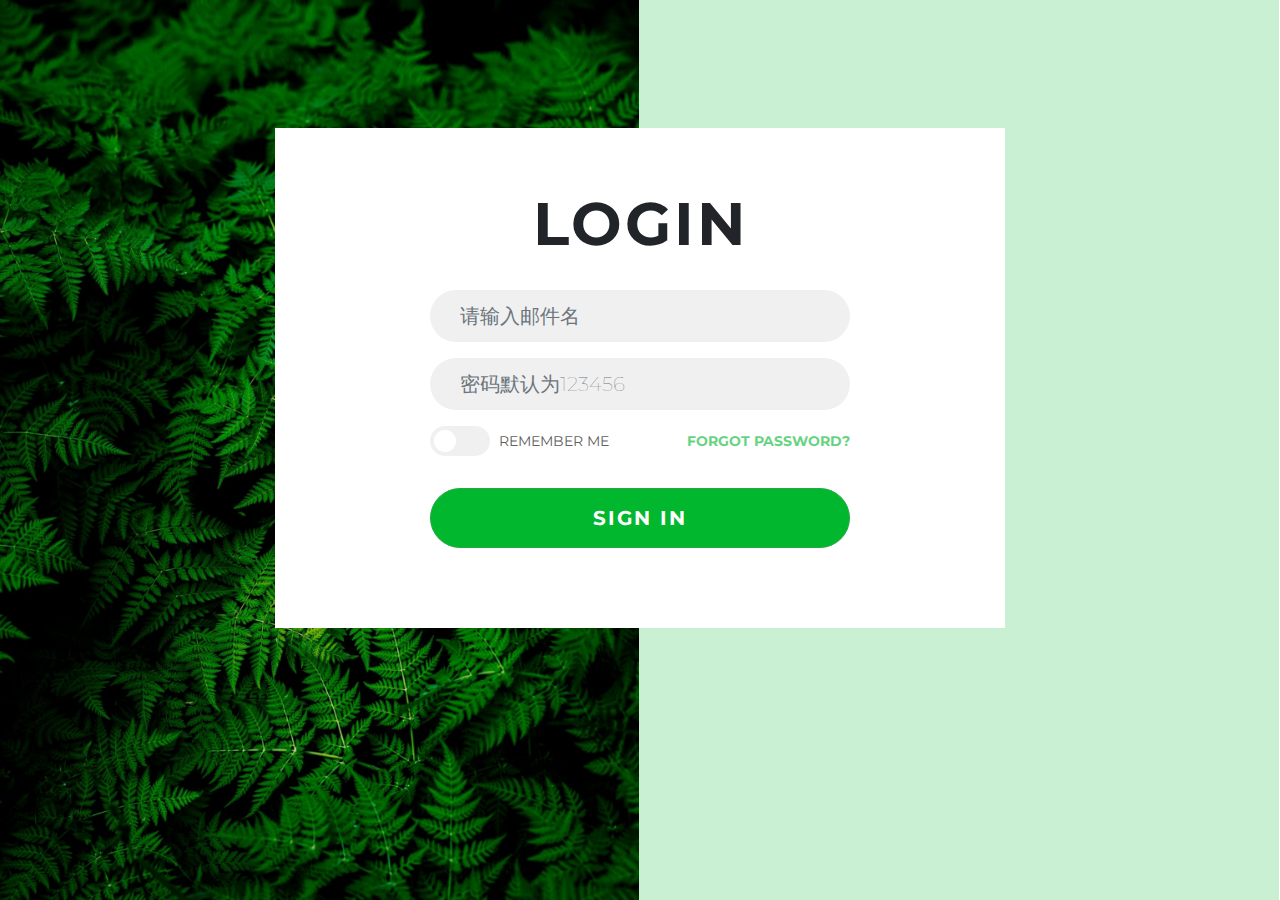
<file: 201917019work/login.html>
<!doctype html>
<html lang="en">
<head>
<!-- Required meta tags -->
<meta charset="utf-8">
<meta name="viewport" content="width=device-width, initial-scale=1, shrink-to-fit=no">

<!-- Bootstrap CSS -->
<link rel="stylesheet" href="resource/bootstrap.min.css">

<!-- Loding font -->
<link href="https://fonts.googleapis.com/css?family=Montserrat:300,700" rel="stylesheet">

<!-- Custom Styles -->
<link rel="stylesheet" type="text/css" href="resource/styles.css">


<title>Home</title>



</head>



<body>

<!-- Backgrounds -->

<div id="login-bg" class="container-fluid">

  <div class="bg-img"></div>
  <div class="bg-color"></div>
</div>

<!-- End Backgrounds -->

<div class="container" id="login">
	<div class="row justify-content-center">
	<div class="col-lg-8">
	  <div class="login">

		<h1>Login</h1>
		
		<!-- Loging form -->
			  <form action="index.html" method="post" onsubmit="return checkForm(this);">
				<div class="form-group" >
				  <input type="email" class="form-control" id="exampleInputEmail1" aria-describedby="emailHelp" placeholder="请输入邮件名 ">
				  
				</div>
				<div class="form-group">
				  <input type="password" class="form-control" id="exampleInputPassword1" placeholder="密码默认为123456">
				</div>

				  <div class="form-check">

				  <label class="switch">
				  <input type="checkbox">
				  <span class="slider round"></span>
				</label>
				  <label class="form-check-label" for="exampleCheck1">Remember me</label>
				  
				  <label class="forgot-password"><a href="#">Forgot Password?<a></label>

				</div>
			  
				<br>
				<button type="submit" class="btn btn-lg btn-block btn-success">Sign in</button>
			  </form>
		 <!-- End Loging form -->

	  </div>
	</div>
	</div>
</div>
<script src="js/login.js"></script>
 

</body>
</html>
</file>
<file: 201917019work/resource/styles.css>
body {
	font-family: 'Montserrat', sans-serif;
	text-rendering : optimizeLegibility;
	-webkit-font-smoothing : antialiased;
}


#login-bg.container-fluid {
	padding: 0;
	height: 100%;
	position: absolute;
}

/* Background image an color divs*/

.bg-img , .bg-color {
	min-width: 50%;
	vertical-align: top;
	padding: 0;
	margin-left: 0;
	height: 100%;
	background-color: #CAF0D3;
	display: inline-block;
	overflow: hidden;
}

.bg-color {
	margin-left: -5px;
}

.bg-img {
	background-image: url(../images/bg-image.jpeg);
	background-size: cover;
}

#login{
	padding-top: 10%;
	text-align: center;
	text-transform: uppercase;
}


.login {
	width: 100%;
	height: 500px;
	background-color: #fff;
	padding: 15px;
	padding-top: 30px;
}

.login h1 {
	margin-top: 30px;
	font-weight: bold;
	font-size: 60px;
	letter-spacing: 3px;
}

.login form {
	max-width: 420px;
	margin: 30px auto;
}

.login .btn {
	border-radius: 50px;
	text-transform: uppercase;
	font-weight: bold;
	letter-spacing: 2px;
	font-size: 20px;
	padding: 14px;
	background-color: #00B72E;
}

.form-group input {
	font-size: 20px;
	font-weight: lighter;
	border: none;
	background-color: #F0F0F0;
	color: #465347!important;
	padding: 26px 30px;
	border-radius: 50px;
	transition : 0.2s;
}




/* Form check styles*/

.form-check {
	padding: 0;
	text-align: left;
}

.form-check label {
	vertical-align: top;
	padding-top: 5px;
	padding-left: 5px;
	font-size: 15px;
	color: #606060;
	font-size: 14px;
}

.forgot-password {
	text-align: right;
	float: right;
	font-weight: bold;
}

.forgot-password a {
	color: #00B72E;
	opacity: 0.6;
}

.forgot-password a:hover {
	opacity: 1;
}


/* Switch styles */

.switch {
  position: relative;
  display: inline-block;
  width: 60px;
  height: 30px;
}

/* Hide default HTML checkbox */
.switch input {display:none;}

/* The slider */
.slider {
  position: absolute;
  cursor: pointer;
  top: 0;
  left: 0;
  right: 0;
  bottom: 0;
  background-color: #F0F0F0;
  -webkit-transition: .4s;
  transition: .4s;
  border-radius: 30px;
}

.slider:before {
  position: absolute;
  content: "";
  height: 22px;
  width: 22px;
  left: 4px;
  bottom: 4px;
  background-color: white;
  -webkit-transition: .4s;
  transition: .4s;
  border-radius: 50%;
}

input:checked + .slider {
  background-color: #00B72E;
}

input:focus + .slider {
  box-shadow: 0 0 1px ##00B72E;
}

input:checked + .slider:before {
  -webkit-transform: translateX(30px);
  -ms-transform: translateX(30px);
  transform: translateX(30px);
}



/* Media queries */

@media(max-width: 500px) {
	.bg-img , .bg-color {
	min-width: 100%;
	height: 50%;
	margin: 0;
	}

	.forgot-password {
	text-align: right;
	float: left;
	padding: 20px 0;
	}


	#login {
		padding-top: 50px;
	}

}
</file>
